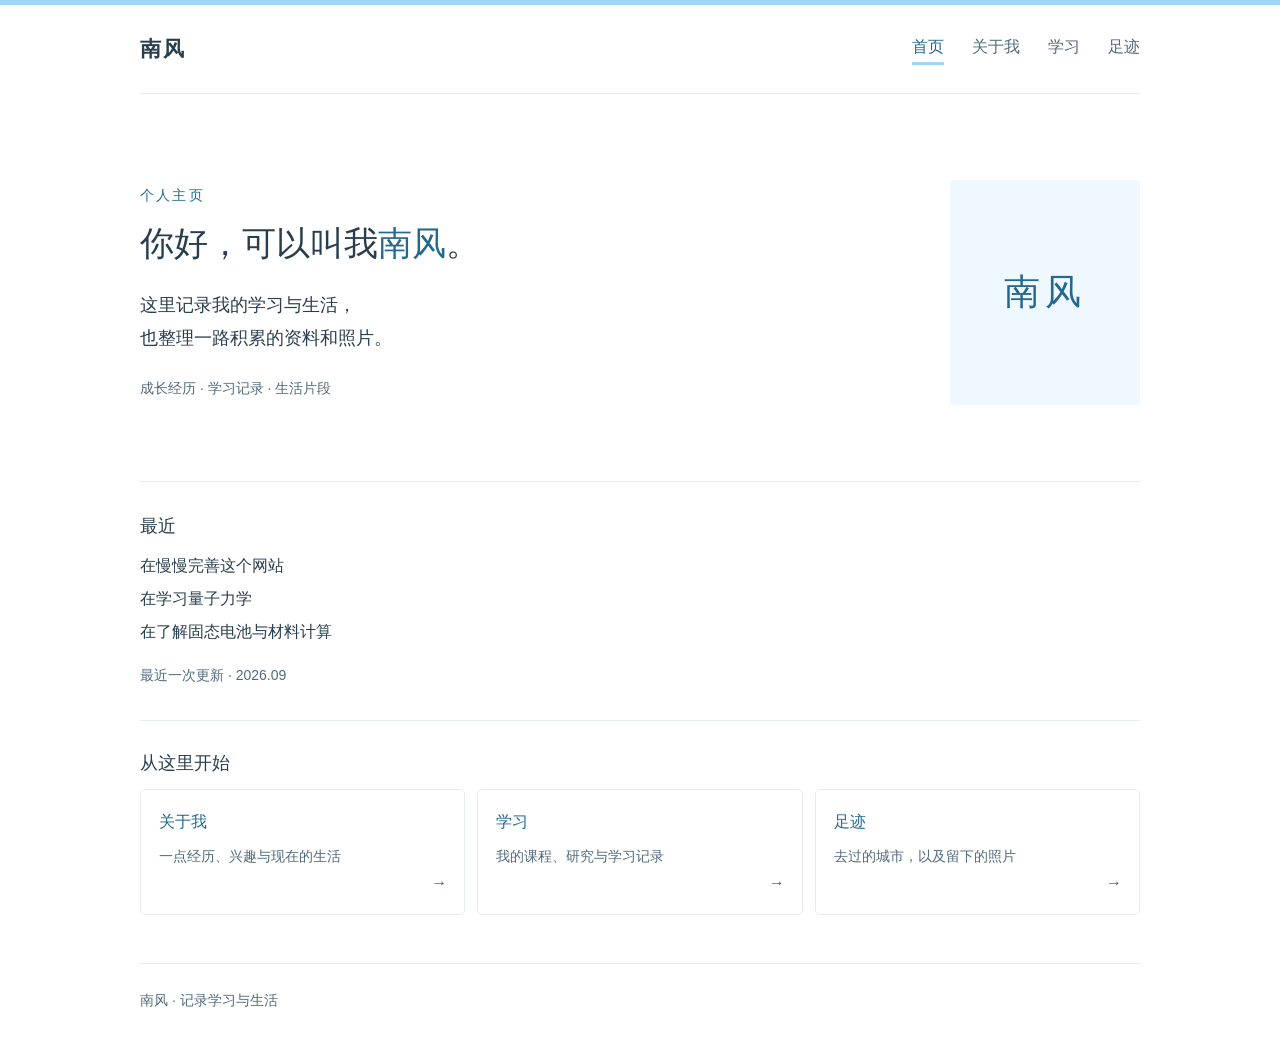
<file: index.html>
<!doctype html>
<html lang="zh-CN">
<head>
  <meta charset="UTF-8">
  <meta name="viewport" content="width=device-width, initial-scale=1">
  <title>南风 · 个人主页</title>
  <link rel="stylesheet" href="style.css">
</head>
<body>
  <header class="site-header">
    <a class="site-name" href="index.html">南风</a>
    <nav aria-label="主导航">
      <a href="index.html" aria-current="page">首页</a>
      <a href="about.html">关于我</a>
      <a href="learning.html">学习</a>
      <a href="travel.html">足迹</a>
    </nav>
  </header>
  <main>
    <section class="intro" aria-labelledby="intro-title">
      <div>
        <p class="eyebrow">个人主页</p>
        <h1 id="intro-title">你好，可以叫我<span class="name-blue">南风</span>。</h1>
        <p class="description">这里记录我的学习与生活，<br class="desktop-break">也整理一路积累的资料和照片。</p>
        <p class="interests">成长经历 · 学习记录 · 生活片段</p>
      </div>
      <div class="portrait" aria-label="暂用姓名代替头像">南风</div>
    </section>
    <section class="recent" aria-labelledby="recent-title">
      <h2 id="recent-title">最近</h2>
      <p>在慢慢完善这个网站</p>
      <p>在学习量子力学</p>
      <p>在了解固态电池与材料计算</p>
      <p class="recent-update">最近一次更新 · 2026.09</p>
    </section>
    <section class="note" aria-labelledby="note-title">
      <h2 id="note-title">从这里开始</h2>
      <div class="home-links">
        <a href="about.html"><strong>关于我</strong><span>一点经历、兴趣与现在的生活</span><b>→</b></a>
        <a href="learning.html"><strong>学习</strong><span>我的课程、研究与学习记录</span><b>→</b></a>
        <a href="travel.html"><strong>足迹</strong><span>去过的城市，以及留下的照片</span><b>→</b></a>
      </div>
    </section>
  </main>
  <footer>南风 · 记录学习与生活</footer>
</body>
</html>
</file>
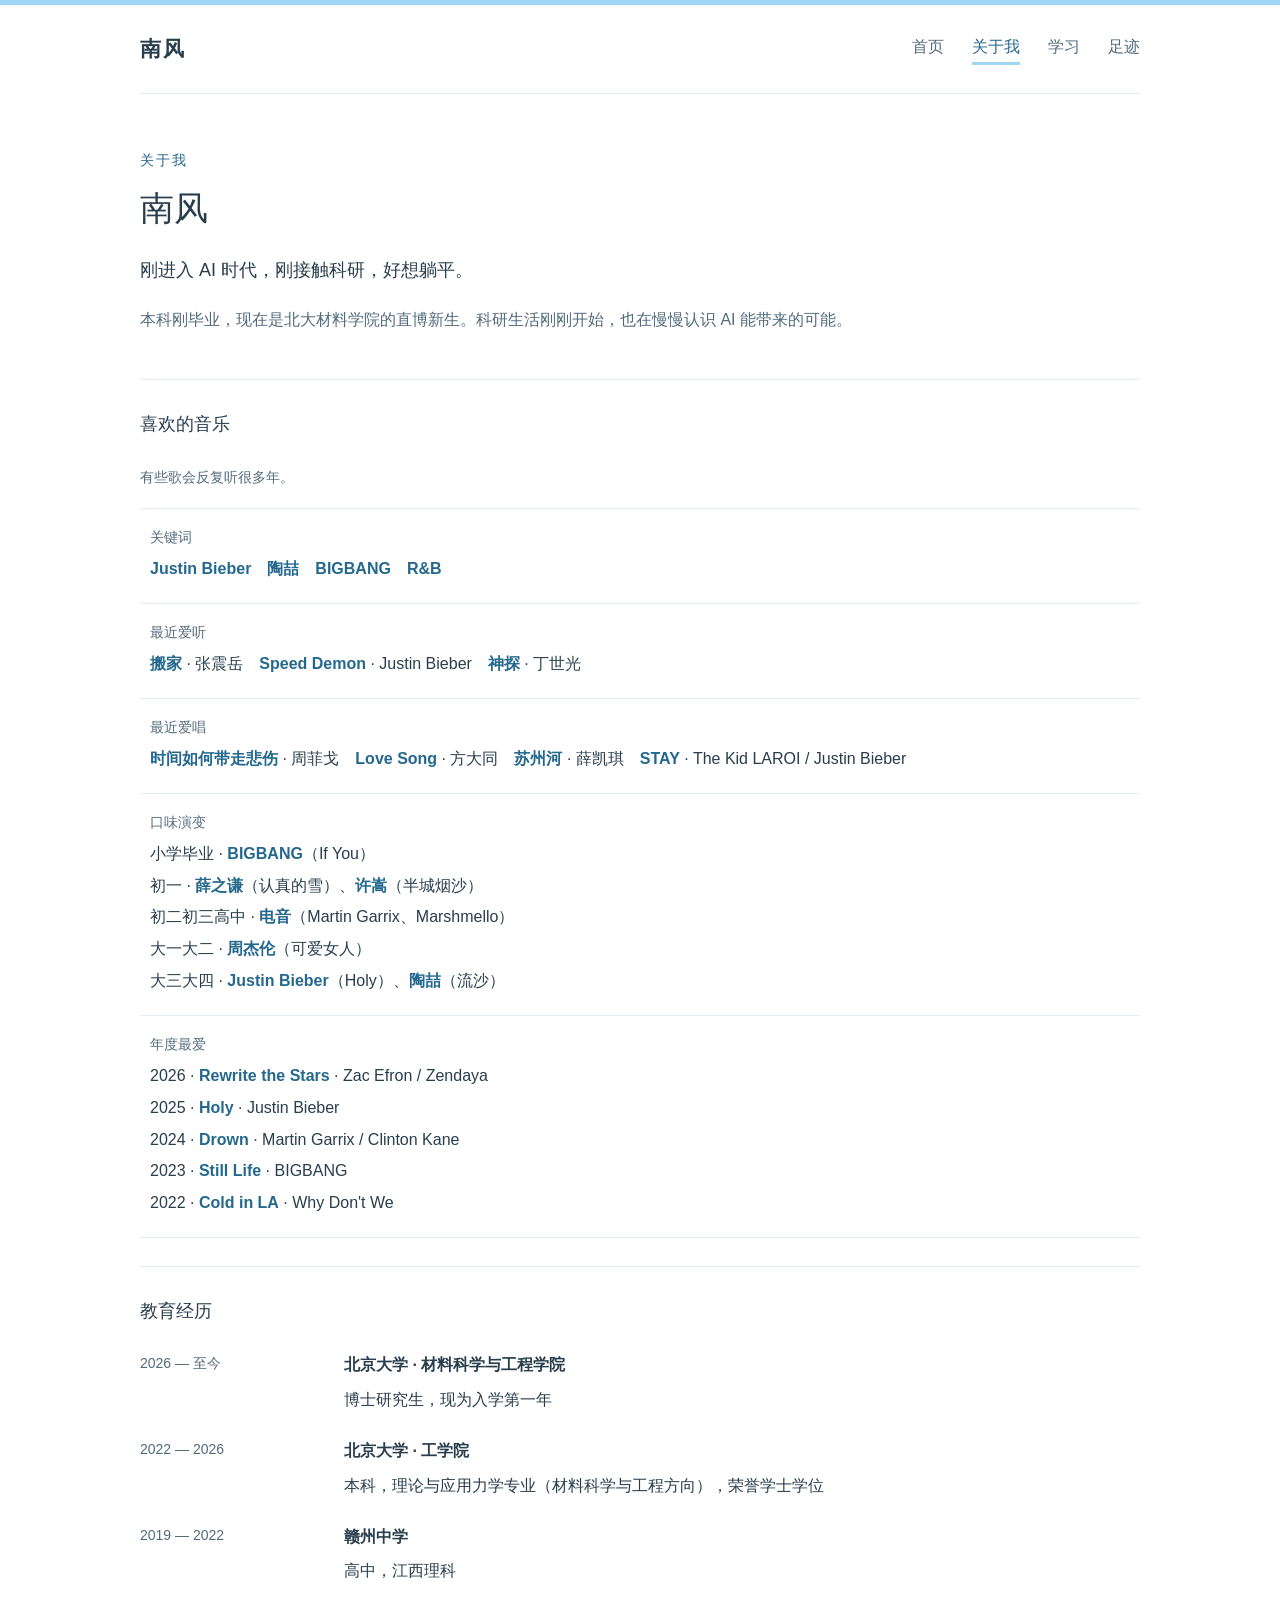
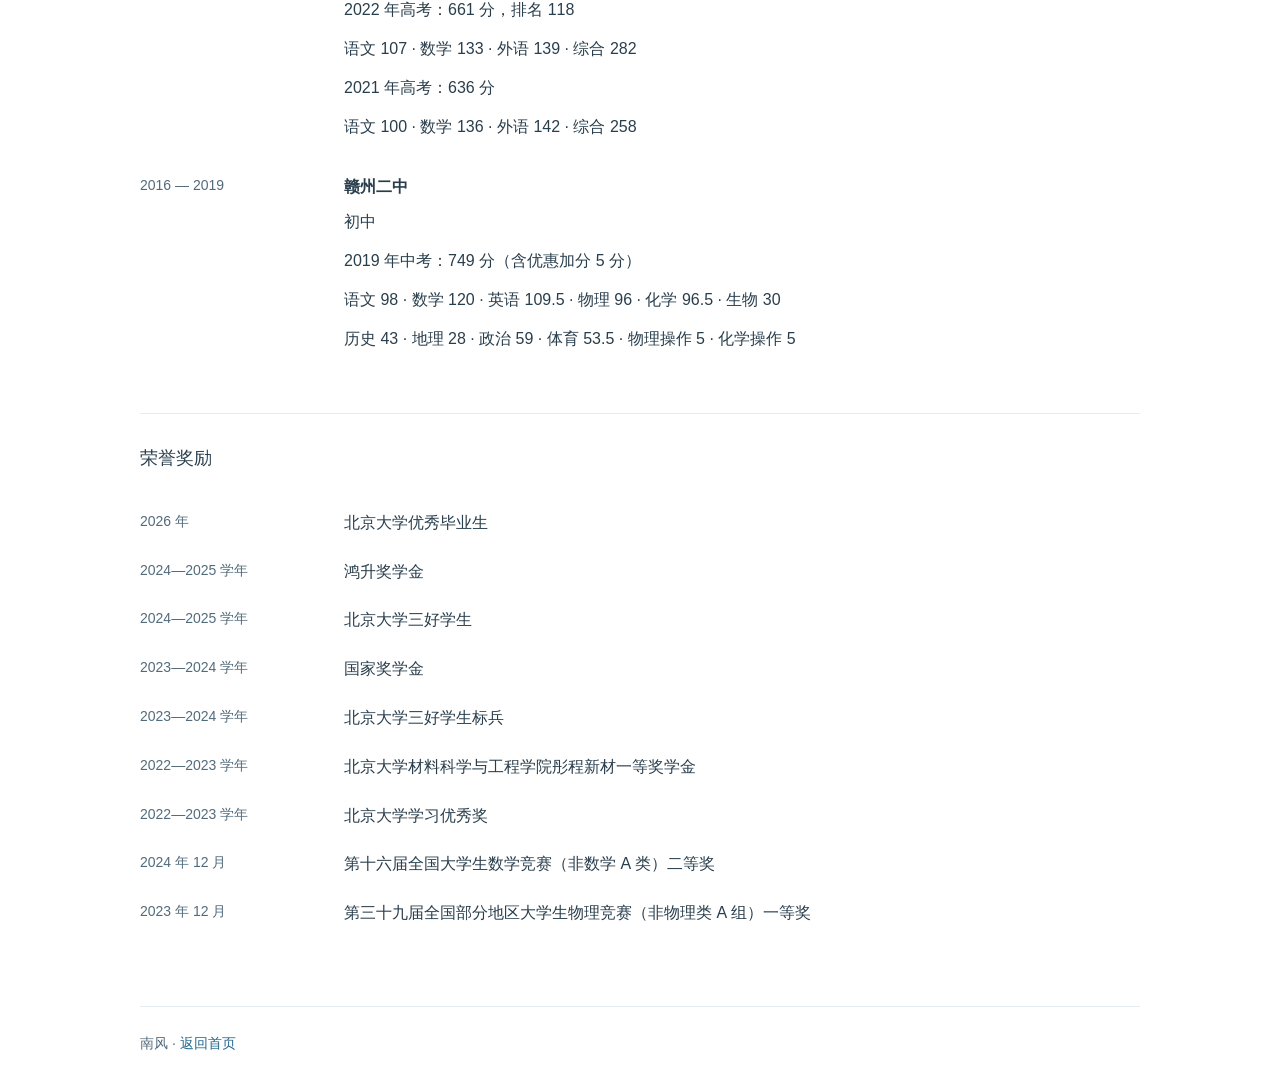
<file: about.html>
<!doctype html>
<html lang="zh-CN">
<head>
  <meta charset="UTF-8">
  <meta name="viewport" content="width=device-width, initial-scale=1">
  <title>关于我 · 南风</title>
  <link rel="stylesheet" href="style.css">
</head>
<body data-page="about">
  <header class="site-header">
    <a class="site-name" href="index.html">南风</a>
    <nav aria-label="主导航">
      <a href="index.html">首页</a>
      <a href="about.html" aria-current="page">关于我</a>
      <a href="learning.html">学习</a>
      <a href="travel.html">足迹</a>
    </nav>
  </header>
  <main class="about-page">
    <section class="about-intro" aria-labelledby="about-title">
      <p class="eyebrow">关于我</p>
      <h1 id="about-title">南风</h1>
      <p class="description">刚进入 AI 时代，刚接触科研，好想躺平。</p>
      <p class="bio">本科刚毕业，现在是北大材料学院的直博新生。科研生活刚刚开始，也在慢慢认识 AI 能带来的可能。</p>
    </section>
    <section class="profile-section" aria-labelledby="music-title">
      <h2 id="music-title">喜欢的音乐</h2>
      <p class="document-note">有些歌会反复听很多年。</p>
      <div class="music-list">
        <article class="music-entry">
          <h3>关键词</h3>
          <p><span class="music-emphasis">Justin Bieber</span>　<span class="music-emphasis">陶喆</span>　<span class="music-emphasis">BIGBANG</span>　<span class="music-emphasis">R&amp;B</span></p>
        </article>
        <article class="music-entry">
          <h3>最近爱听</h3>
          <p><span class="music-song">搬家</span> · 张震岳　<span class="music-song">Speed Demon</span> · Justin Bieber　<span class="music-song">神探</span> · 丁世光</p>
        </article>
        <article class="music-entry">
          <h3>最近爱唱</h3>
          <p><span class="music-song">时间如何带走悲伤</span> · 周菲戈　<span class="music-song">Love Song</span> · 方大同　<span class="music-song">苏州河</span> · 薛凯琪　<span class="music-song">STAY</span> · The Kid LAROI / Justin Bieber</p>
        </article>
        <article class="music-entry">
          <h3>口味演变</h3>
          <p>小学毕业 · <span class="music-emphasis">BIGBANG</span>（If You）</p>
          <p>初一 · <span class="music-emphasis">薛之谦</span>（认真的雪）、<span class="music-emphasis">许嵩</span>（半城烟沙）</p>
          <p>初二初三高中 · <span class="music-emphasis">电音</span>（Martin Garrix、Marshmello）</p>
          <p>大一大二 · <span class="music-emphasis">周杰伦</span>（可爱女人）</p>
          <p>大三大四 · <span class="music-emphasis">Justin Bieber</span>（Holy）、<span class="music-emphasis">陶喆</span>（流沙）</p>
        </article>
        <article class="music-entry">
          <h3>年度最爱</h3>
          <p>2026 · <span class="music-song">Rewrite the Stars</span> · Zac Efron / Zendaya</p>
          <p>2025 · <span class="music-song">Holy</span> · Justin Bieber</p>
          <p>2024 · <span class="music-song">Drown</span> · Martin Garrix / Clinton Kane</p>
          <p>2023 · <span class="music-song">Still Life</span> · BIGBANG</p>
          <p>2022 · <span class="music-song">Cold in LA</span> · Why Don&#39;t We</p>
        </article>
      </div>
    </section>
    <section class="profile-section" aria-labelledby="education-title">
      <h2 id="education-title">教育经历</h2>
      <div class="record">
        <p class="record-date">2026 — 至今</p>
        <div><h3>北京大学 · 材料科学与工程学院</h3><p>博士研究生，现为入学第一年</p></div>
      </div>
      <div class="record">
        <p class="record-date">2022 — 2026</p>
        <div><h3>北京大学 · 工学院</h3><p>本科，理论与应用力学专业（材料科学与工程方向），荣誉学士学位</p></div>
      </div>

      <div class="record">
        <p class="record-date">2019 — 2022</p>
        <div><h3>赣州中学</h3><p class="school-stage">高中，江西理科</p>
        <p>2022 年高考：661 分，排名 118</p>
        <p class="school-scores">语文 107 · 数学 133 · 外语 139 · 综合 282</p>
        <p>2021 年高考：636 分</p>
        <p class="school-scores">语文 100 · 数学 136 · 外语 142 · 综合 258</p></div>
      </div>
      <div class="record">
        <p class="record-date">2016 — 2019</p>
        <div><h3>赣州二中</h3><p class="school-stage">初中</p><p>2019 年中考：749 分（含优惠加分 5 分）</p>
        <p class="school-scores">语文 98 · 数学 120 · 英语 109.5 · 物理 96 · 化学 96.5 · 生物 30</p><p class="school-scores">历史 43 · 地理 28 · 政治 59 · 体育 53.5 · 物理操作 5 · 化学操作 5</p></div>
      </div>
    </section>
    <section class="profile-section" aria-labelledby="honors-title">
      <h2 id="honors-title">荣誉奖励</h2>
      <ul class="honors">
        <li><span class="honor-date">2026 年</span><span>北京大学优秀毕业生</span></li>
        <li><span class="honor-date">2024—2025 学年</span><span>鸿升奖学金</span></li>
        <li><span class="honor-date">2024—2025 学年</span><span>北京大学三好学生</span></li>
        <li><span class="honor-date">2023—2024 学年</span><span>国家奖学金</span></li>
        <li><span class="honor-date">2023—2024 学年</span><span>北京大学三好学生标兵</span></li>
        <li><span class="honor-date">2022—2023 学年</span><span>北京大学材料科学与工程学院彤程新材一等奖学金</span></li>
        <li><span class="honor-date">2022—2023 学年</span><span>北京大学学习优秀奖</span></li>
        <li><span class="honor-date">2024 年 12 月</span><span>第十六届全国大学生数学竞赛（非数学 A 类）二等奖</span></li>
        <li><span class="honor-date">2023 年 12 月</span><span>第三十九届全国部分地区大学生物理竞赛（非物理类 A 组）一等奖</span></li>
      </ul>
    </section>

<dialog id="city-album" aria-labelledby="album-title"><div class="album-toolbar"><h2 id="album-title"></h2><button type="button" id="close-album" aria-label="关闭相册">关闭</button></div><div id="album-grid" class="album-grid"></div><p id="album-empty">这里还没有照片，等下一次整理时，把旅行的记忆放进来。</p></dialog>
<dialog id="photo-viewer" aria-label="照片大图"><div class="album-toolbar"><button type="button" id="back-album">返回相册</button><span id="photo-count"></span></div><img id="full-photo" alt=""><p id="photo-caption"></p><div class="photo-controls"><button type="button" id="prev-photo">上一张</button><button type="button" id="next-photo">下一张</button></div></dialog>
  </main>
  <footer>南风 · <a href="index.html">返回首页</a></footer>
</body>
</html>
</file>
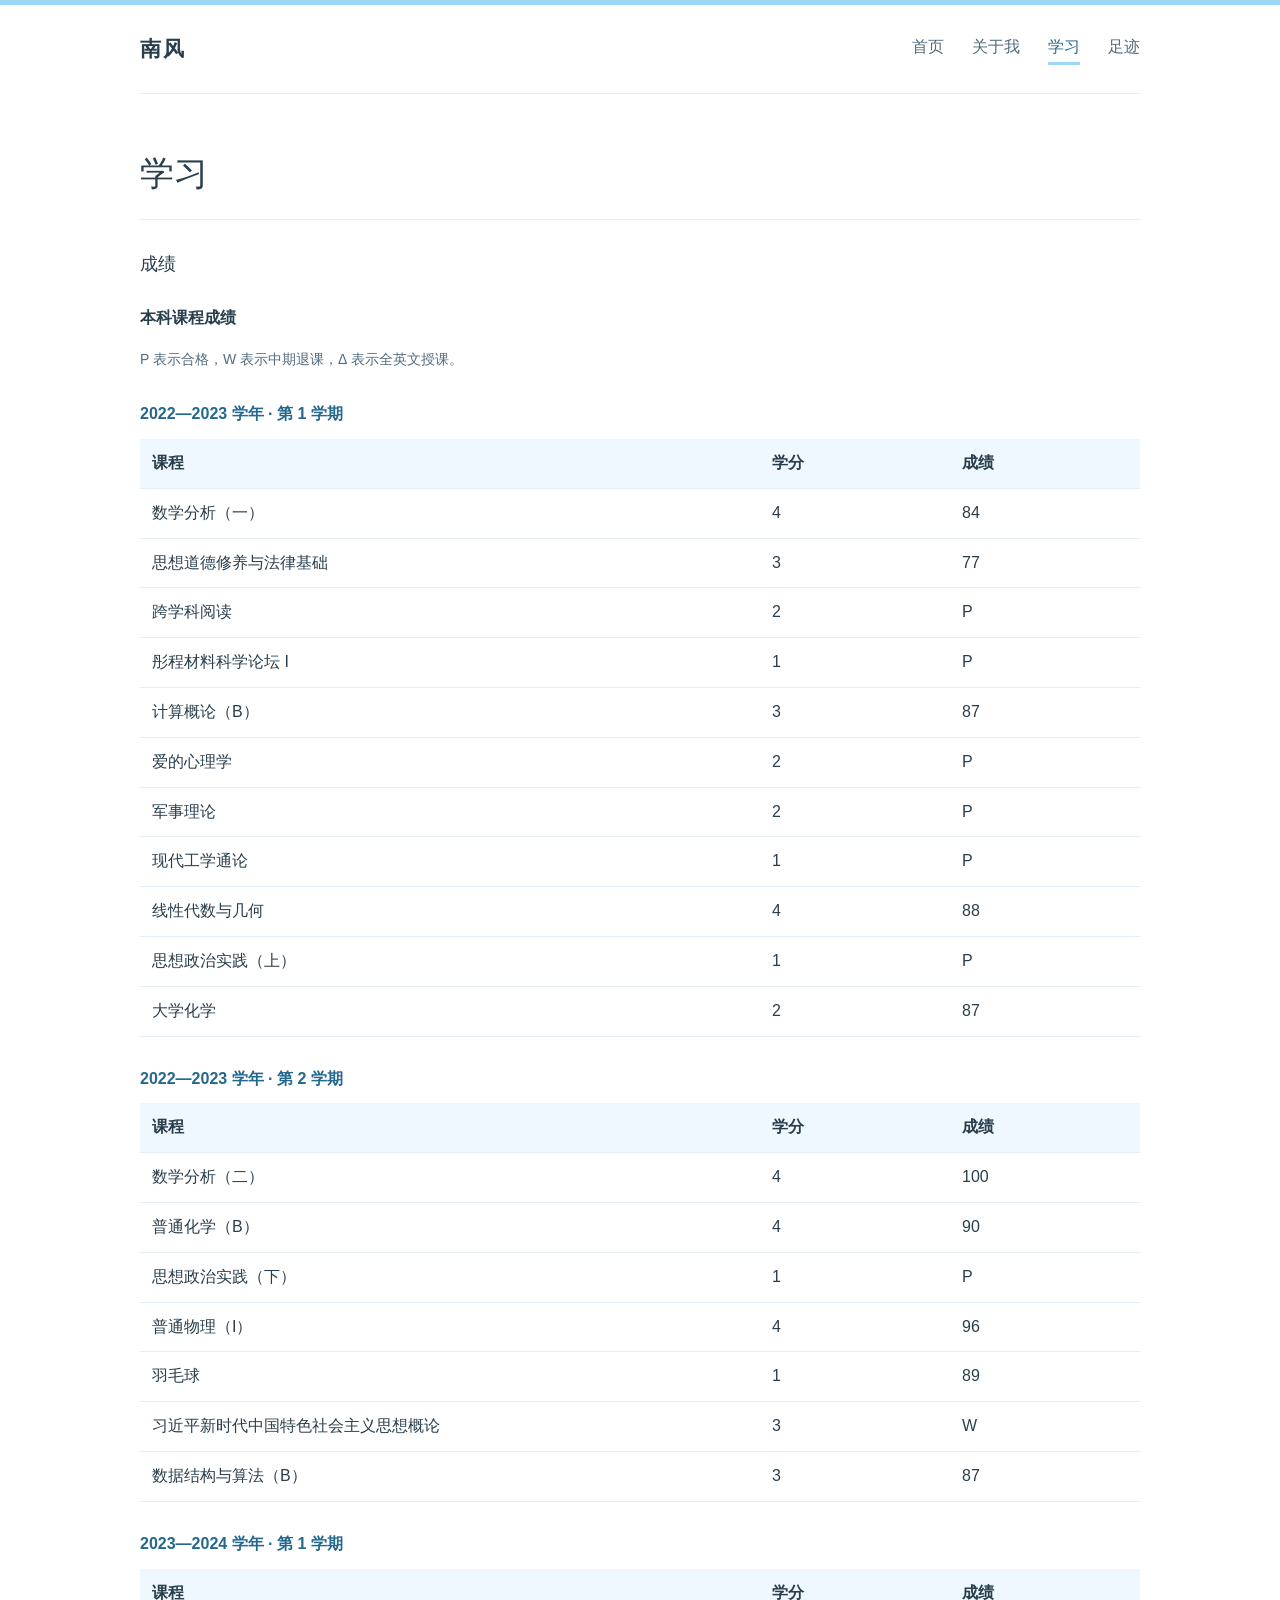
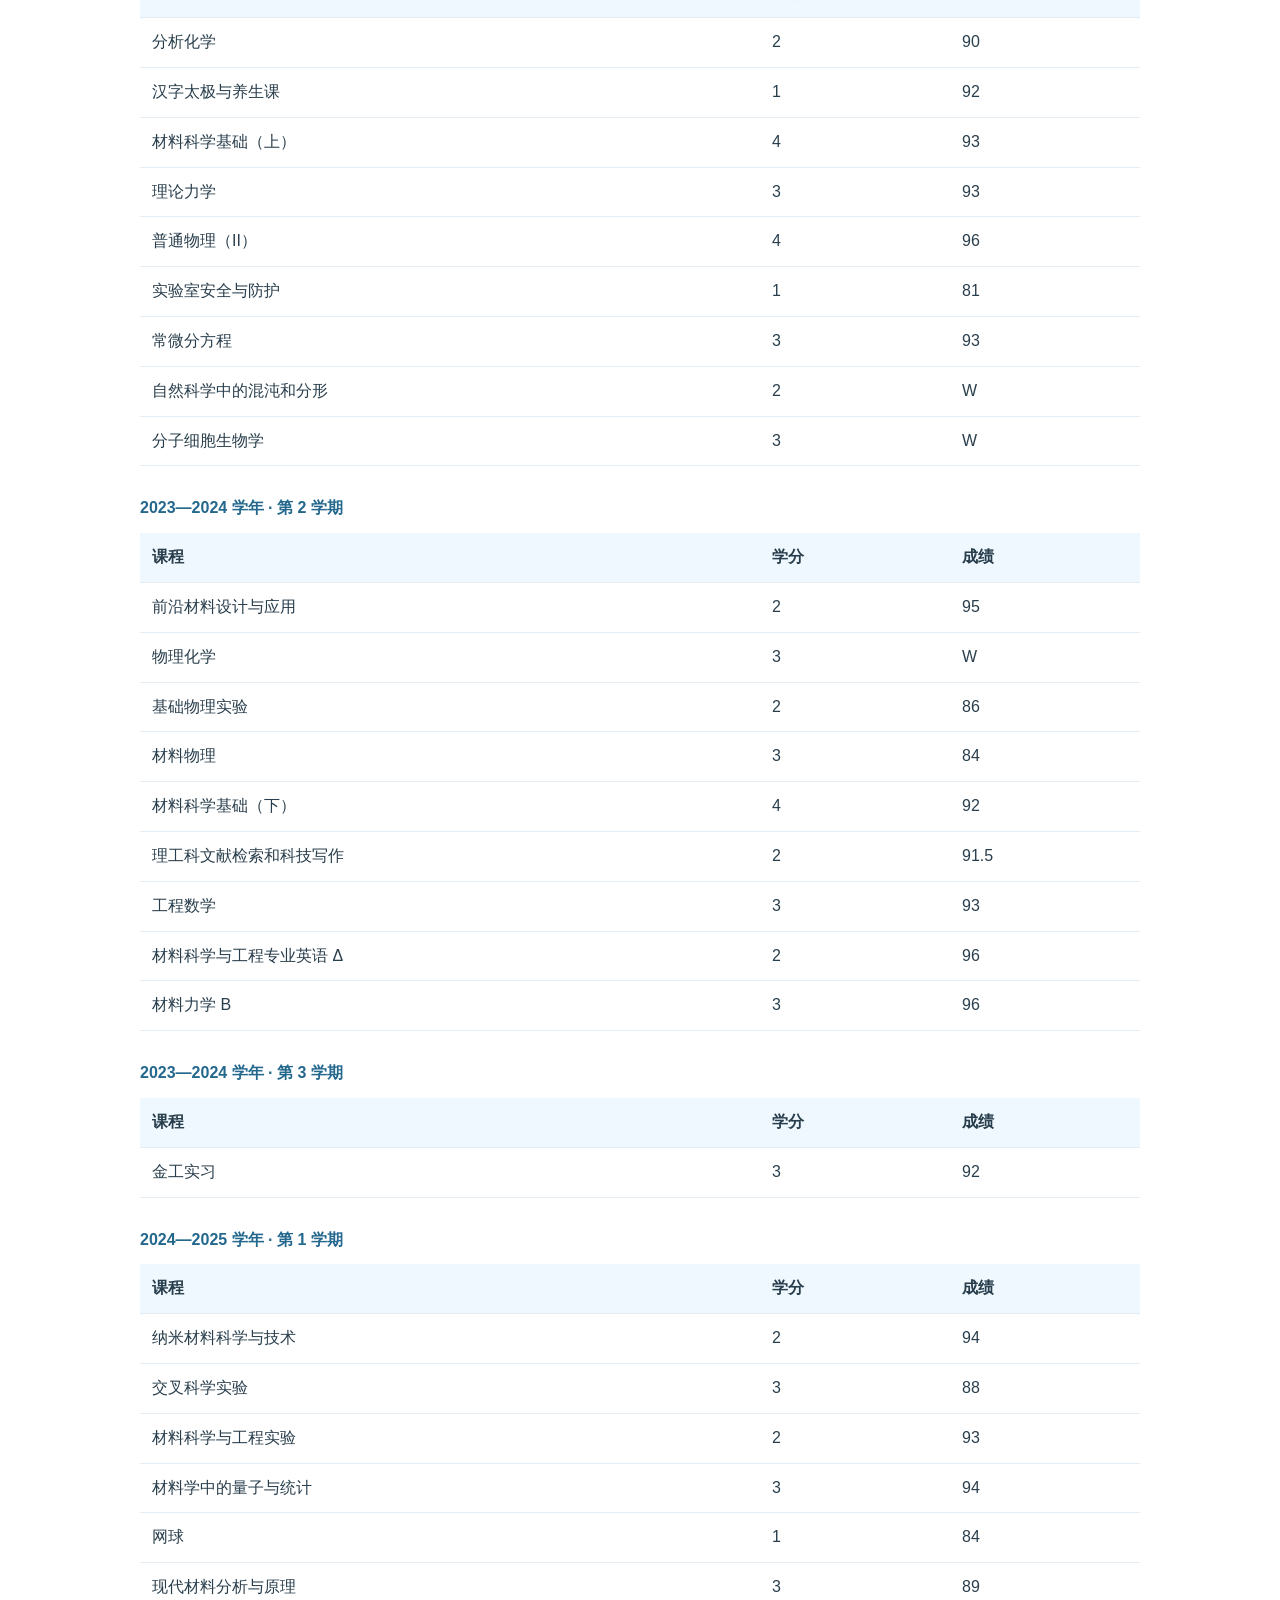
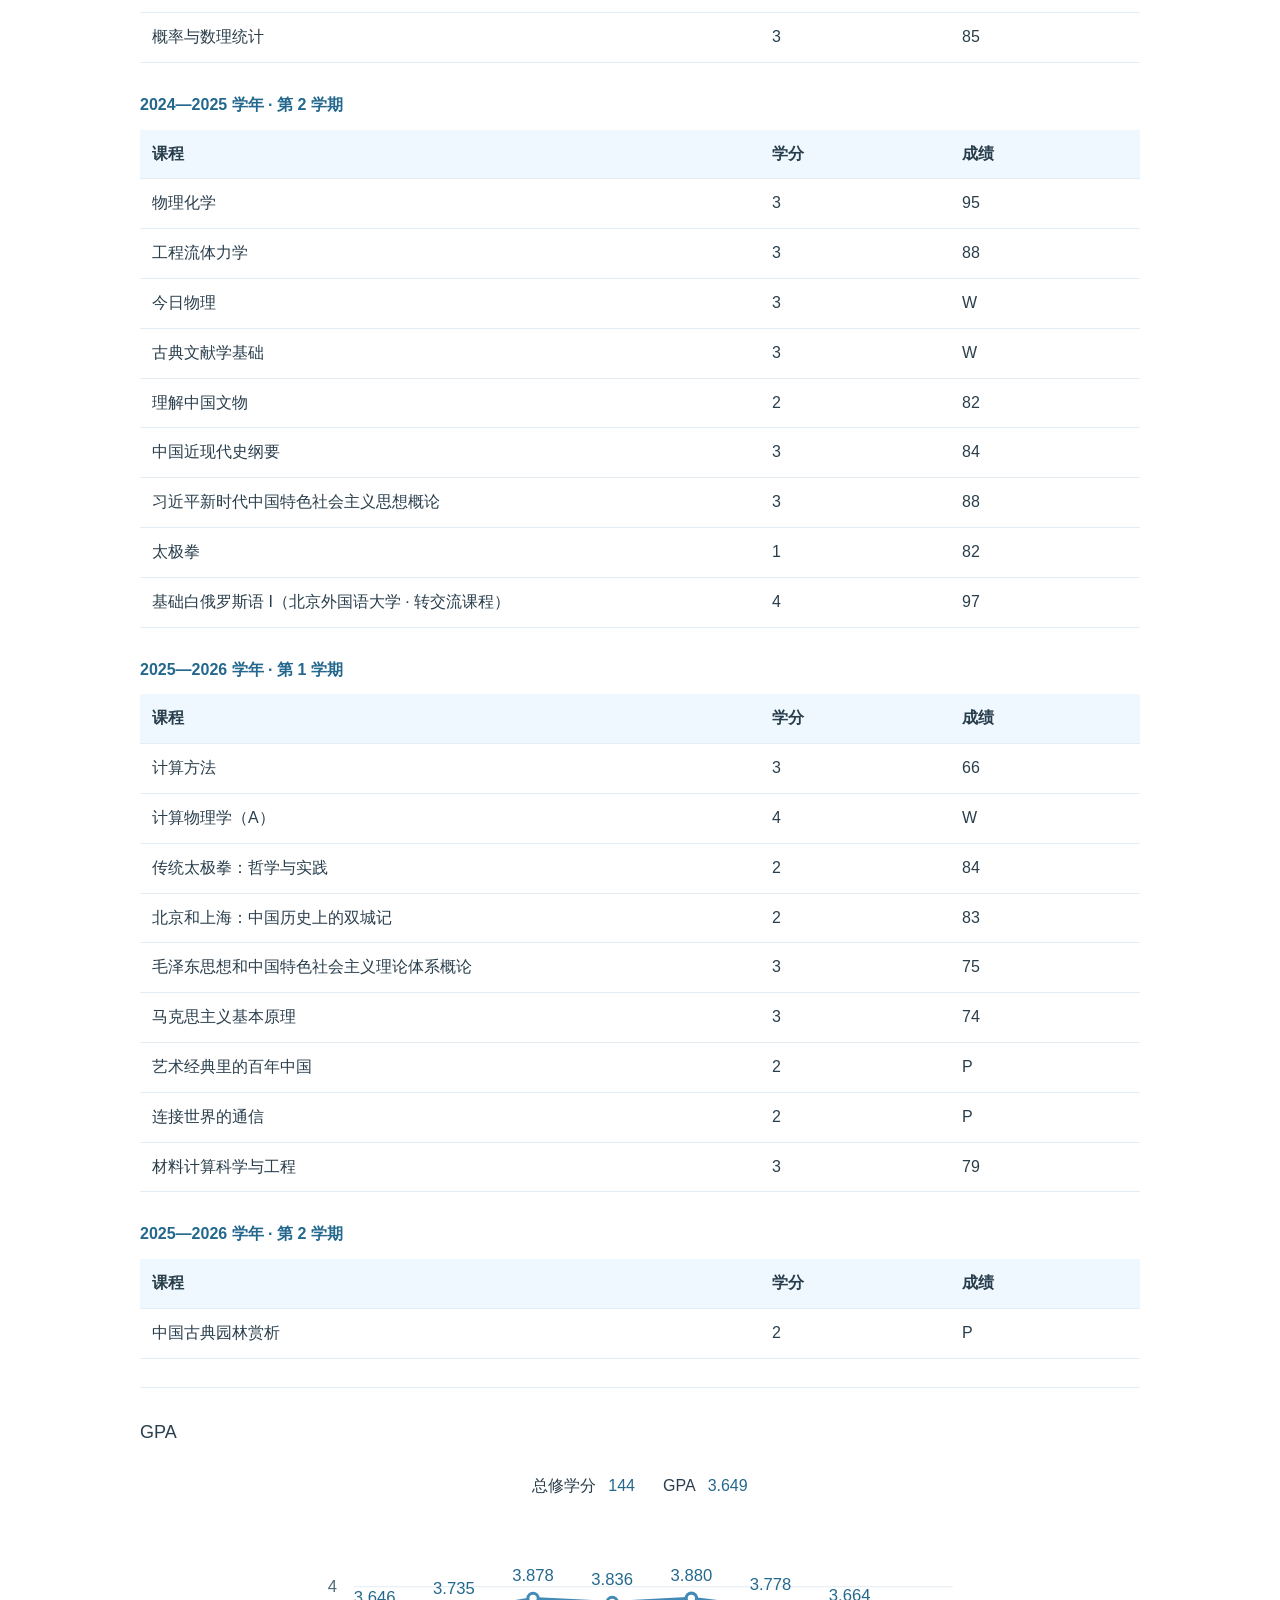
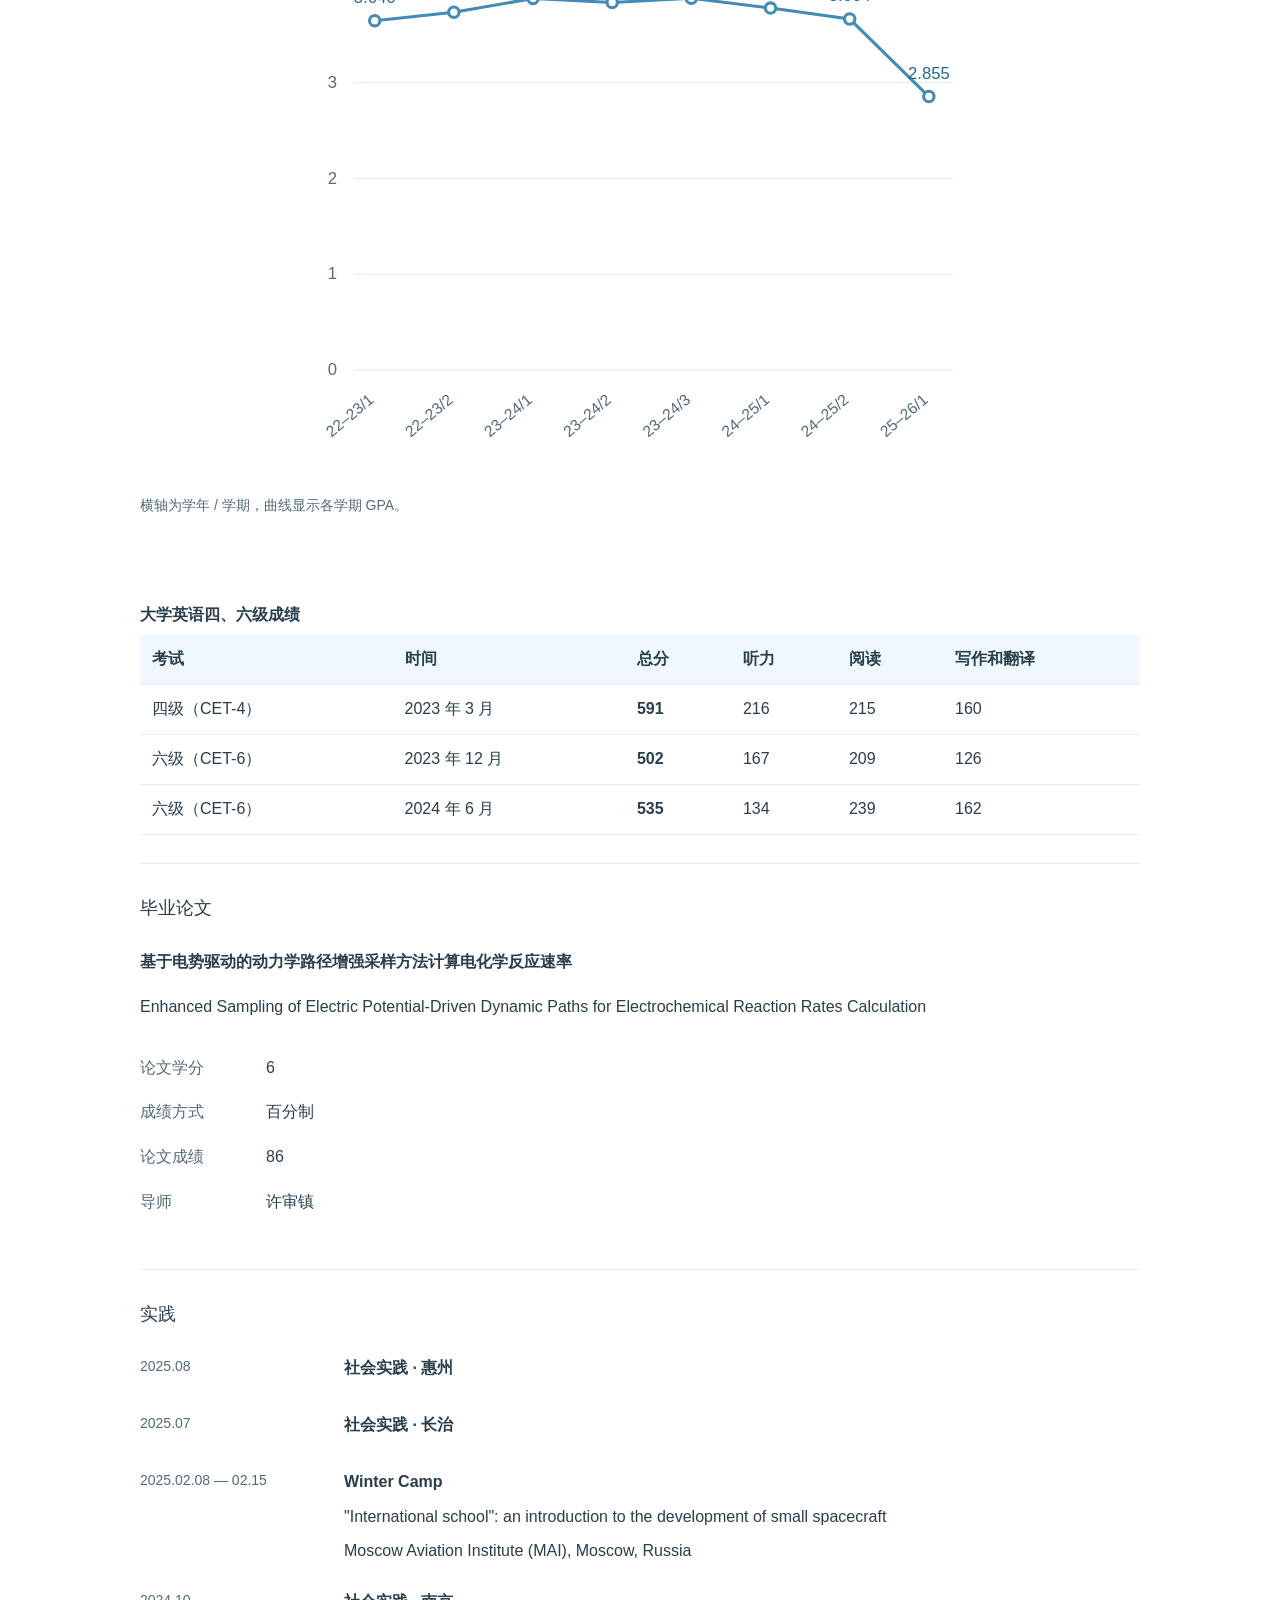
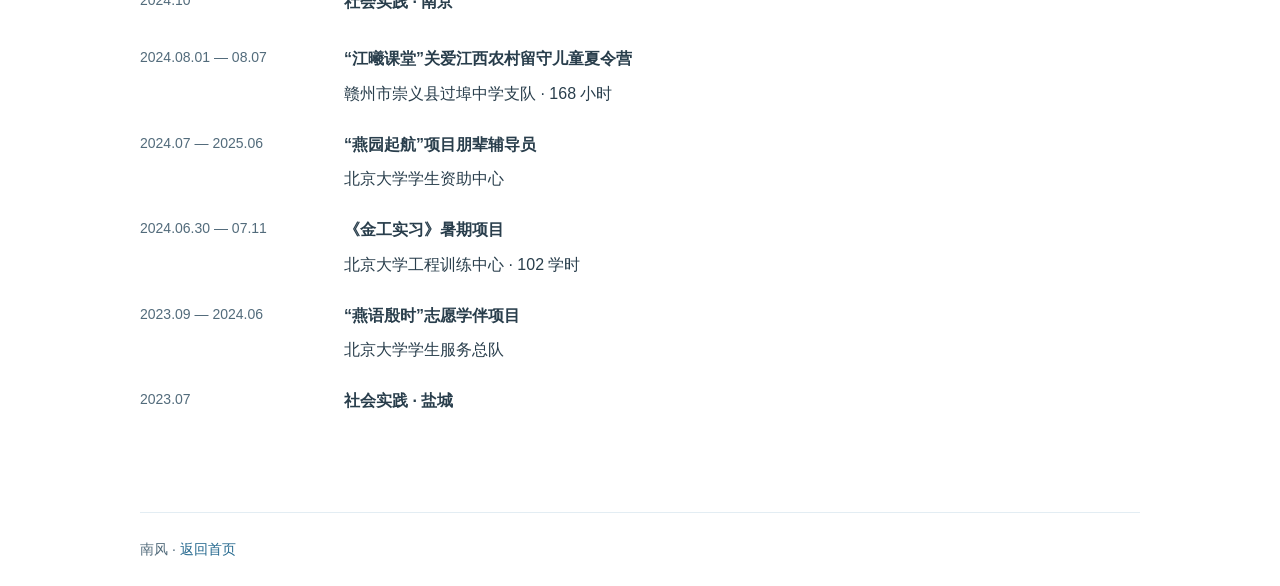
<file: learning.html>
<!doctype html>
<html lang="zh-CN">
<head>
  <meta charset="UTF-8">
  <meta name="viewport" content="width=device-width, initial-scale=1">
  <title>学习 · 南风</title>
  <link rel="stylesheet" href="style.css">
</head>
<body>
  <header class="site-header">
    <a class="site-name" href="index.html">南风</a>
    <nav aria-label="主导航">
      <a href="index.html">首页</a>
      <a href="about.html">关于我</a>
      <a href="learning.html" aria-current="page">学习</a>
      <a href="travel.html">足迹</a>
    </nav>
  </header>
  <main class="about-page">
    <h1>学习</h1>
<section id="gpa-section" class="profile-section" aria-labelledby="gpa-title">
<h2 id="gpa-title">GPA</h2>
<p class="gpa-summary"><span class="gpa-metric">总修学分 <strong>144</strong></span><span class="gpa-metric">GPA <strong>3.649</strong></span></p>
<div class="table-scroll" role="region" aria-label="学期 GPA 曲线，可横向滚动" tabindex="0"><div class="gpa-chart"><svg xmlns="http://www.w3.org/2000/svg" viewBox="0 0 640 540" role="img" aria-labelledby="chart-title chart-desc"><title id="chart-title">各学期 GPA 曲线</title><desc id="chart-desc">22–23/1：3.646；22–23/2：3.735；23–24/1：3.878；23–24/2：3.836；23–24/3：3.880；24–25/1：3.778；24–25/2：3.664；25–26/1：2.855</desc><line x1="45" y1="435" x2="620" y2="435" stroke="#e3edf3"/><text x="20" y="440" font-size="16" fill="#526b7b">0</text><line x1="45" y1="343" x2="620" y2="343" stroke="#e3edf3"/><text x="20" y="348" font-size="16" fill="#526b7b">1</text><line x1="45" y1="251" x2="620" y2="251" stroke="#e3edf3"/><text x="20" y="256" font-size="16" fill="#526b7b">2</text><line x1="45" y1="159" x2="620" y2="159" stroke="#e3edf3"/><text x="20" y="164" font-size="16" fill="#526b7b">3</text><line x1="45" y1="67" x2="620" y2="67" stroke="#e3edf3"/><text x="20" y="72" font-size="16" fill="#526b7b">4</text><polyline points="65,99.568 141,91.380 217,78.224 293,82.088 369,78.040 445,87.424 521,97.912 597,172.340" fill="none" stroke="#438bb7" stroke-width="3"/><circle cx="65" cy="99.568" r="5" fill="white" stroke="#438bb7" stroke-width="3"/><text x="65" y="82.568" text-anchor="middle" font-size="16" fill="#24688e">3.646</text><text transform="translate(65,465) rotate(-40)" text-anchor="end" font-size="15" fill="#526b7b">22–23/1</text><circle cx="141" cy="91.380" r="5" fill="white" stroke="#438bb7" stroke-width="3"/><text x="141" y="74.380" text-anchor="middle" font-size="16" fill="#24688e">3.735</text><text transform="translate(141,465) rotate(-40)" text-anchor="end" font-size="15" fill="#526b7b">22–23/2</text><circle cx="217" cy="78.224" r="5" fill="white" stroke="#438bb7" stroke-width="3"/><text x="217" y="61.224" text-anchor="middle" font-size="16" fill="#24688e">3.878</text><text transform="translate(217,465) rotate(-40)" text-anchor="end" font-size="15" fill="#526b7b">23–24/1</text><circle cx="293" cy="82.088" r="5" fill="white" stroke="#438bb7" stroke-width="3"/><text x="293" y="65.088" text-anchor="middle" font-size="16" fill="#24688e">3.836</text><text transform="translate(293,465) rotate(-40)" text-anchor="end" font-size="15" fill="#526b7b">23–24/2</text><circle cx="369" cy="78.040" r="5" fill="white" stroke="#438bb7" stroke-width="3"/><text x="369" y="61.040" text-anchor="middle" font-size="16" fill="#24688e">3.880</text><text transform="translate(369,465) rotate(-40)" text-anchor="end" font-size="15" fill="#526b7b">23–24/3</text><circle cx="445" cy="87.424" r="5" fill="white" stroke="#438bb7" stroke-width="3"/><text x="445" y="70.424" text-anchor="middle" font-size="16" fill="#24688e">3.778</text><text transform="translate(445,465) rotate(-40)" text-anchor="end" font-size="15" fill="#526b7b">24–25/1</text><circle cx="521" cy="97.912" r="5" fill="white" stroke="#438bb7" stroke-width="3"/><text x="521" y="80.912" text-anchor="middle" font-size="16" fill="#24688e">3.664</text><text transform="translate(521,465) rotate(-40)" text-anchor="end" font-size="15" fill="#526b7b">24–25/2</text><circle cx="597" cy="172.340" r="5" fill="white" stroke="#438bb7" stroke-width="3"/><text x="597" y="155.340" text-anchor="middle" font-size="16" fill="#24688e">2.855</text><text transform="translate(597,465) rotate(-40)" text-anchor="end" font-size="15" fill="#526b7b">25–26/1</text></svg></div></div>
<p class="document-note">横轴为学年 / 学期，曲线显示各学期 GPA。</p>
</section>
    <section class="profile-section" aria-labelledby="grades-title">
      <h2 id="grades-title">成绩</h2>
      <h3>本科课程成绩</h3>
      <p class="document-note">P 表示合格，W 表示中期退课，Δ 表示全英文授课。</p>
<div class="grade-group"><table class="grade-table"><caption>2022—2023 学年 · 第 1 学期</caption><thead><tr><th scope="col">课程</th><th scope="col">学分</th><th scope="col">成绩</th></tr></thead><tbody><tr><th scope="row">数学分析（一）</th><td>4</td><td>84</td></tr><tr><th scope="row">思想道德修养与法律基础</th><td>3</td><td>77</td></tr><tr><th scope="row">跨学科阅读</th><td>2</td><td>P</td></tr><tr><th scope="row">彤程材料科学论坛 I</th><td>1</td><td>P</td></tr><tr><th scope="row">计算概论（B）</th><td>3</td><td>87</td></tr><tr><th scope="row">爱的心理学</th><td>2</td><td>P</td></tr><tr><th scope="row">军事理论</th><td>2</td><td>P</td></tr><tr><th scope="row">现代工学通论</th><td>1</td><td>P</td></tr><tr><th scope="row">线性代数与几何</th><td>4</td><td>88</td></tr><tr><th scope="row">思想政治实践（上）</th><td>1</td><td>P</td></tr><tr><th scope="row">大学化学</th><td>2</td><td>87</td></tr></tbody></table></div>
<div class="grade-group"><table class="grade-table"><caption>2022—2023 学年 · 第 2 学期</caption><thead><tr><th scope="col">课程</th><th scope="col">学分</th><th scope="col">成绩</th></tr></thead><tbody><tr><th scope="row">数学分析（二）</th><td>4</td><td>100</td></tr><tr><th scope="row">普通化学（B）</th><td>4</td><td>90</td></tr><tr><th scope="row">思想政治实践（下）</th><td>1</td><td>P</td></tr><tr><th scope="row">普通物理（I）</th><td>4</td><td>96</td></tr><tr><th scope="row">羽毛球</th><td>1</td><td>89</td></tr><tr><th scope="row">习近平新时代中国特色社会主义思想概论</th><td>3</td><td>W</td></tr><tr><th scope="row">数据结构与算法（B）</th><td>3</td><td>87</td></tr></tbody></table></div>
<div class="grade-group"><table class="grade-table"><caption>2023—2024 学年 · 第 1 学期</caption><thead><tr><th scope="col">课程</th><th scope="col">学分</th><th scope="col">成绩</th></tr></thead><tbody><tr><th scope="row">分析化学</th><td>2</td><td>90</td></tr><tr><th scope="row">汉字太极与养生课</th><td>1</td><td>92</td></tr><tr><th scope="row">材料科学基础（上）</th><td>4</td><td>93</td></tr><tr><th scope="row">理论力学</th><td>3</td><td>93</td></tr><tr><th scope="row">普通物理（II）</th><td>4</td><td>96</td></tr><tr><th scope="row">实验室安全与防护</th><td>1</td><td>81</td></tr><tr><th scope="row">常微分方程</th><td>3</td><td>93</td></tr><tr><th scope="row">自然科学中的混沌和分形</th><td>2</td><td>W</td></tr><tr><th scope="row">分子细胞生物学</th><td>3</td><td>W</td></tr></tbody></table></div>
<div class="grade-group"><table class="grade-table"><caption>2023—2024 学年 · 第 2 学期</caption><thead><tr><th scope="col">课程</th><th scope="col">学分</th><th scope="col">成绩</th></tr></thead><tbody><tr><th scope="row">前沿材料设计与应用</th><td>2</td><td>95</td></tr><tr><th scope="row">物理化学</th><td>3</td><td>W</td></tr><tr><th scope="row">基础物理实验</th><td>2</td><td>86</td></tr><tr><th scope="row">材料物理</th><td>3</td><td>84</td></tr><tr><th scope="row">材料科学基础（下）</th><td>4</td><td>92</td></tr><tr><th scope="row">理工科文献检索和科技写作</th><td>2</td><td>91.5</td></tr><tr><th scope="row">工程数学</th><td>3</td><td>93</td></tr><tr><th scope="row">材料科学与工程专业英语 Δ</th><td>2</td><td>96</td></tr><tr><th scope="row">材料力学 B</th><td>3</td><td>96</td></tr></tbody></table></div>
<div class="grade-group"><table class="grade-table"><caption>2023—2024 学年 · 第 3 学期</caption><thead><tr><th scope="col">课程</th><th scope="col">学分</th><th scope="col">成绩</th></tr></thead><tbody><tr><th scope="row">金工实习</th><td>3</td><td>92</td></tr></tbody></table></div>
<div class="grade-group"><table class="grade-table"><caption>2024—2025 学年 · 第 1 学期</caption><thead><tr><th scope="col">课程</th><th scope="col">学分</th><th scope="col">成绩</th></tr></thead><tbody><tr><th scope="row">纳米材料科学与技术</th><td>2</td><td>94</td></tr><tr><th scope="row">交叉科学实验</th><td>3</td><td>88</td></tr><tr><th scope="row">材料科学与工程实验</th><td>2</td><td>93</td></tr><tr><th scope="row">材料学中的量子与统计</th><td>3</td><td>94</td></tr><tr><th scope="row">网球</th><td>1</td><td>84</td></tr><tr><th scope="row">现代材料分析与原理</th><td>3</td><td>89</td></tr><tr><th scope="row">概率与数理统计</th><td>3</td><td>85</td></tr></tbody></table></div>
<div class="grade-group"><table class="grade-table"><caption>2024—2025 学年 · 第 2 学期</caption><thead><tr><th scope="col">课程</th><th scope="col">学分</th><th scope="col">成绩</th></tr></thead><tbody><tr><th scope="row">物理化学</th><td>3</td><td>95</td></tr><tr><th scope="row">工程流体力学</th><td>3</td><td>88</td></tr><tr><th scope="row">今日物理</th><td>3</td><td>W</td></tr><tr><th scope="row">古典文献学基础</th><td>3</td><td>W</td></tr><tr><th scope="row">理解中国文物</th><td>2</td><td>82</td></tr><tr><th scope="row">中国近现代史纲要</th><td>3</td><td>84</td></tr><tr><th scope="row">习近平新时代中国特色社会主义思想概论</th><td>3</td><td>88</td></tr><tr><th scope="row">太极拳</th><td>1</td><td>82</td></tr><tr><th scope="row">基础白俄罗斯语 I（北京外国语大学 · 转交流课程）</th><td>4</td><td>97</td></tr></tbody></table></div>
<div class="grade-group"><table class="grade-table"><caption>2025—2026 学年 · 第 1 学期</caption><thead><tr><th scope="col">课程</th><th scope="col">学分</th><th scope="col">成绩</th></tr></thead><tbody><tr><th scope="row">计算方法</th><td>3</td><td>66</td></tr><tr><th scope="row">计算物理学（A）</th><td>4</td><td>W</td></tr><tr><th scope="row">传统太极拳：哲学与实践</th><td>2</td><td>84</td></tr><tr><th scope="row">北京和上海：中国历史上的双城记</th><td>2</td><td>83</td></tr><tr><th scope="row">毛泽东思想和中国特色社会主义理论体系概论</th><td>3</td><td>75</td></tr><tr><th scope="row">马克思主义基本原理</th><td>3</td><td>74</td></tr><tr><th scope="row">艺术经典里的百年中国</th><td>2</td><td>P</td></tr><tr><th scope="row">连接世界的通信</th><td>2</td><td>P</td></tr><tr><th scope="row">材料计算科学与工程</th><td>3</td><td>79</td></tr></tbody></table></div>
<div class="grade-group"><table class="grade-table"><caption>2025—2026 学年 · 第 2 学期</caption><thead><tr><th scope="col">课程</th><th scope="col">学分</th><th scope="col">成绩</th></tr></thead><tbody><tr><th scope="row">中国古典园林赏析</th><td>2</td><td>P</td></tr></tbody></table></div>
<h3 class="exam-heading">大学英语四、六级成绩</h3>
<div class="table-scroll" role="region" aria-label="四六级成绩表，可横向滚动" tabindex="0"><table class="grade-table exam-table"><thead><tr><th scope="col">考试</th><th scope="col">时间</th><th scope="col">总分</th><th scope="col">听力</th><th scope="col">阅读</th><th scope="col">写作和翻译</th></tr></thead><tbody><tr><th scope="row">四级（CET-4）</th><td>2023 年 3 月</td><td><strong>591</strong></td><td>216</td><td>215</td><td>160</td></tr><tr><th scope="row">六级（CET-6）</th><td>2023 年 12 月</td><td><strong>502</strong></td><td>167</td><td>209</td><td>126</td></tr><tr><th scope="row">六级（CET-6）</th><td>2024 年 6 月</td><td><strong>535</strong></td><td>134</td><td>239</td><td>162</td></tr></tbody></table></div>
<script>document.querySelector('.exam-heading').before(document.querySelector('#gpa-section'));</script>
    </section>
<section class="profile-section" aria-labelledby="thesis-title">
<h2 id="thesis-title">毕业论文</h2>
<h3>基于电势驱动的动力学路径增强采样方法计算电化学反应速率</h3>
<p lang="en">Enhanced Sampling of Electric Potential-Driven Dynamic Paths for Electrochemical Reaction Rates Calculation</p>
<dl class="thesis-details"><div><dt>论文学分</dt><dd>6</dd></div><div><dt>成绩方式</dt><dd>百分制</dd></div><div><dt>论文成绩</dt><dd>86</dd></div><div><dt>导师</dt><dd>许审镇</dd></div></dl>
</section>
    <section class="profile-section" aria-labelledby="practice-title">
<h2 id="practice-title">实践</h2>
<article class="record"><p class="record-date">2025.08</p><div><h3>社会实践 · 惠州</h3></div></article>
<article class="record"><p class="record-date">2025.07</p><div><h3>社会实践 · 长治</h3></div></article>
<article class="record"><p class="record-date">2025.02.08 — 02.15</p><div class="winter-camp"><h3>Winter Camp</h3><p>"International school": an introduction to the development of small spacecraft</p><p>Moscow Aviation Institute (MAI), Moscow, Russia</p></div></article>
<article class="record"><p class="record-date">2024.10</p><div><h3>社会实践 · 南京</h3></div></article>
<article class="record"><p class="record-date">2024.08.01 — 08.07</p><div><h3>“江曦课堂”关爱江西农村留守儿童夏令营</h3><p>赣州市崇义县过埠中学支队 · 168 小时</p></div></article>
<article class="record"><p class="record-date">2024.07 — 2025.06</p><div><h3>“燕园起航”项目朋辈辅导员</h3><p>北京大学学生资助中心</p></div></article>
<article class="record"><p class="record-date">2024.06.30 — 07.11</p><div><h3>《金工实习》暑期项目</h3><p>北京大学工程训练中心 · 102 学时</p></div></article>
<article class="record"><p class="record-date">2023.09 — 2024.06</p><div><h3>“燕语殷时”志愿学伴项目</h3><p>北京大学学生服务总队</p></div></article>
<article class="record"><p class="record-date">2023.07</p><div><h3>社会实践 · 盐城</h3></div></article>
</section>

  </main>
  <footer>南风 · <a href="index.html">返回首页</a></footer>
</body>
</html>
</file>
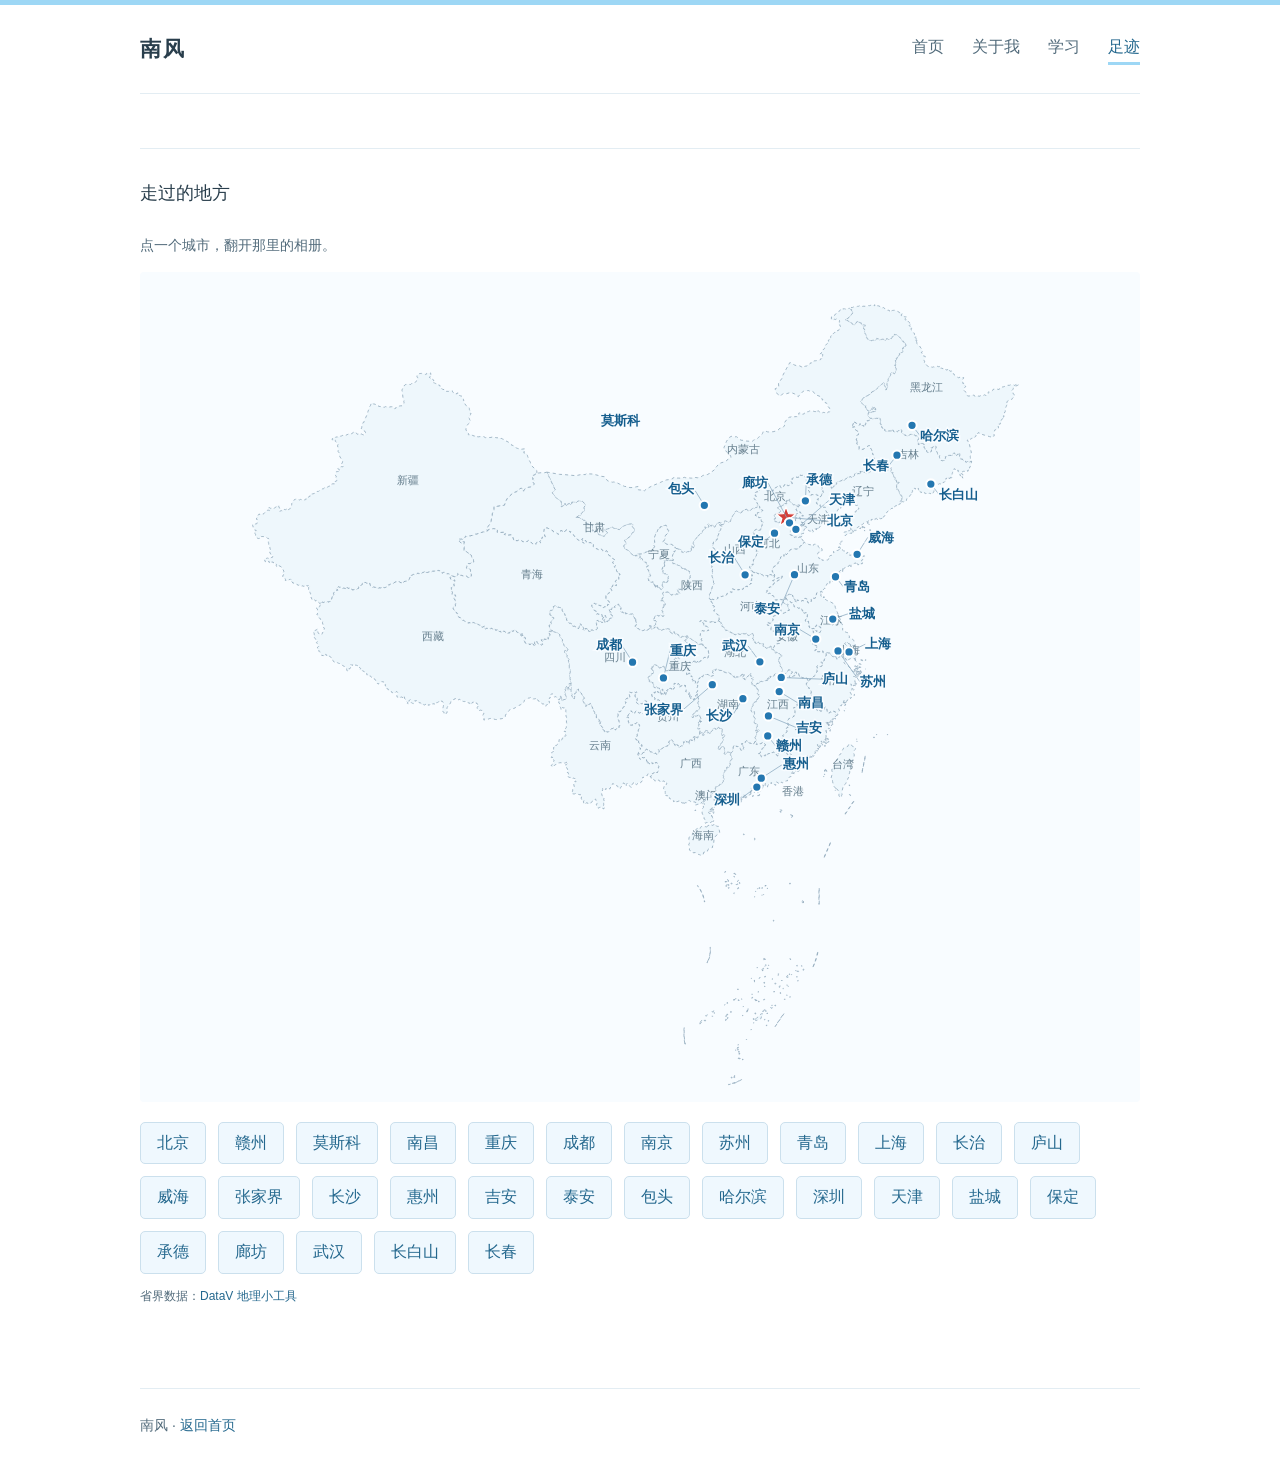
<file: travel.html>
<!doctype html>
<html lang="zh-CN">
<head>
  <meta charset="UTF-8">
  <meta name="viewport" content="width=device-width, initial-scale=1">
  <title>足迹 · 南风</title>
  <link rel="stylesheet" href="style.css">
</head>
<body data-page="travel">
  <header class="site-header">
    <a class="site-name" href="index.html">南风</a>
    <nav aria-label="主导航">
      <a href="index.html">首页</a>
      <a href="about.html">关于我</a>
      <a href="learning.html">学习</a>
      <a href="travel.html" aria-current="page">足迹</a>
    </nav>
  </header>
  <main class="about-page">
<section class="profile-section travel-section" aria-labelledby="travel-title"><h2 id="travel-title">走过的地方</h2><p class="document-note">点一个城市，翻开那里的相册。</p><div class="map-scroll"><div id="china-map-host" aria-live="polite"></div></div><div class="city-shortcuts" aria-label="城市相册"></div><p class="map-credit">省界数据：<a href="https://datav.aliyun.com/portal/school/atlas/area_selector" target="_blank" rel="noopener">DataV 地理小工具</a></p></section>
<dialog id="city-album" aria-labelledby="album-title"><div class="album-toolbar"><h2 id="album-title"></h2><button type="button" id="close-album" aria-label="关闭相册">关闭</button></div><div id="album-grid" class="album-grid"></div><p id="album-empty">这里还没有照片，等下一次整理时，把旅行的记忆放进来。</p></dialog>
<dialog id="photo-viewer" aria-label="照片大图"><div class="album-toolbar"><button type="button" id="back-album">返回相册</button><span id="photo-count"></span></div><img id="full-photo" alt=""><p id="photo-caption"></p><div class="photo-controls"><button type="button" id="prev-photo">上一张</button><button type="button" id="next-photo">下一张</button></div></dialog>
  </main>
  <footer>南风 · <a href="index.html">返回首页</a></footer>
<script src="travel.js?v=20260913-album-update-1"></script>
</body>
</html>
</file>
<file: style.css>
/* 基础与全站布局 */
:root {
  --sky: #9dd7f5;
  --sky-light: #eff8fe;
  --link: #24688e;
  --text: #293e4c;
  --muted: #526b7b;
}
* { box-sizing: border-box; }
body { margin: 0; color: var(--text); background: #fff; font-family: "Microsoft YaHei", "PingFang SC", sans-serif; font-size: 16px; line-height: 1.8; border-top: 5px solid var(--sky); }
.site-header, main, footer { width: min(100% - 64px, 1000px); margin-inline: auto; }
.site-header { display: flex; align-items: center; justify-content: space-between; gap: 24px; padding-block: 25px; border-bottom: 1px solid #e3edf3; }
a { color: var(--link); text-decoration: none; }
a:focus-visible { outline: 2px solid var(--link); outline-offset: 6px; }
.site-name { font-size: 21px; font-weight: 600; letter-spacing: .08em; color: var(--text); }
nav { display: flex; gap: 28px; flex-wrap: wrap; }
nav a { color: var(--muted); border-bottom: 3px solid transparent; cursor: pointer; }
nav a[aria-current="page"] { color: var(--link); border-bottom-color: var(--sky); }
nav a:hover { color: var(--link); }
nav span { color: var(--muted); cursor: default; }
/* 首页 */
.intro { display: grid; grid-template-columns: 1fr 190px; gap: 58px; align-items: center; padding-block: 86px 76px; }
.portrait { display: grid; place-items: center; width: 190px; height: 225px; background: var(--sky-light); border-radius: 4px; color: var(--link); font-family: "SimSun", serif; font-size: 36px; letter-spacing: .15em; }
.eyebrow { color: var(--link); margin: 0 0 10px; font-size: 14px; letter-spacing: .16em; }
.name-blue { color: var(--link); }
h1 { margin: 0 0 20px; font-size: clamp(26px, 4vw, 34px); font-weight: 500; line-height: 1.5; }
.description { margin: 0; font-size: 18px; }
.interests { margin: 22px 0 0; color: var(--muted); font-size: 14px; }
.note { border-top: 1px solid #e3edf3; padding-block: 26px 48px; }
h2 { font-size: 18px; font-weight: 500; margin: 0 0 10px; }
.note p { color: var(--muted); margin: 0; }
.recent { border-top: 1px solid #e3edf3; padding-block: 28px; }
.recent p { margin: 4px 0; }
.recent .recent-update { margin-top: 16px; color: var(--muted); font-size: 14px; }
.home-links { display: grid; grid-template-columns: repeat(3, 1fr); gap: 12px; }
.home-links a { position: relative; display: block; min-height: 126px; padding: 18px 40px 18px 18px; border: 1px solid #e3edf3; border-radius: 5px; color: var(--text); transition: background .18s ease, border-color .18s ease; }
.home-links a:hover { background: var(--sky-light); border-color: #cbe0ed; }
.home-links strong, .home-links span { display: block; }
.home-links strong { color: var(--link); font-weight: 500; }
.home-links span { margin-top: 8px; color: var(--muted); font-size: 14px; line-height: 1.6; }
.home-links b { position: absolute; right: 17px; bottom: 16px; color: var(--link); font-weight: 400; }
footer { padding-block: 24px; border-top: 1px solid #e3edf3; color: var(--muted); font-size: 14px; }
/* 个人资料页面 */
.about-page { padding-block: 54px 40px; }
.about-intro { max-width: 740px; padding-bottom: 28px; }
.bio { color: var(--muted); margin-top: 20px; }
.profile-section { border-top: 1px solid #e3edf3; padding-block: 28px; }
.profile-section h2 { margin-bottom: 24px; }
.record { display: grid; grid-template-columns: 180px 1fr; gap: 24px; margin-block: 22px; }
.record p { margin: 0; }
.record p.school-scores { padding-inline-start: 0; margin-block: 10px; }
.record p.school-stage { margin-bottom: 10px; }
/* 旅行地图与城市标记 */
.map-scroll { overflow-x: auto; background: #f8fcff; border-radius: 4px; }
.china-map { display: block; width: 100%; min-width: 650px; max-width: 850px; margin: auto; cursor: default; }
.province { fill: #eef7fc; stroke: #91aabc; stroke-width: .8; stroke-dasharray: 3 3; fill-rule: evenodd; }
.province-name { fill: #647d8c; font-size: 11px; text-anchor: middle; pointer-events: none; }
.city-pin { cursor: pointer; }
.pin-dot, .capital-star, .city-pin text { transition: fill .15s ease, font-size .15s ease, font-weight .15s ease; }
.pin-dot { fill: #2477b0; stroke: white; stroke-width: 2; }
.city-pin text { fill: #155e8e; font-size: 13px; font-weight: 600; paint-order: stroke; stroke: #f8fcff; stroke-width: 3px; cursor: pointer; }
.city-pin:hover .pin-dot, .city-pin:focus .pin-dot { fill: #123c65; r: 7; }
.city-pin:hover text, .city-pin:focus text { fill: #123c65; font-size: 16px; font-weight: 700; }
.capital-star { fill: #d33f38; stroke: #fff; stroke-width: 1.2; stroke-linejoin: round; }
.city-pin:hover .capital-star, .city-pin:focus .capital-star { fill: #a72522; }
.moscow-pin:hover text, .moscow-pin:focus text { fill: #123c65; text-decoration: underline; }
.city-shortcuts { display: flex; gap: 12px; flex-wrap: wrap; padding-top: 20px; }
a[href], button:not(:disabled), [role="button"] { cursor: pointer; }
.city-shortcuts button, dialog button { font: inherit; color: var(--link); background: var(--sky-light); border: 1px solid #cbe0ed; padding: 6px 16px; border-radius: 5px; }
button:focus-visible { outline: 2px solid var(--link); outline-offset: 3px; }
.map-credit { font-size: 12px; color: var(--muted); }
/* 相册弹窗与图片浏览 */
dialog { width: min(900px, calc(100% - 32px)); max-height: 85vh; padding: 28px; border: 1px solid #dceaf2; border-radius: 12px; color: var(--text); background: white; box-shadow: 0 20px 80px #18384c40; }
dialog::backdrop { background: #233e5359; backdrop-filter: blur(6px); }
.album-open { overflow: hidden; }
.album-toolbar { display: flex; flex-wrap: wrap; align-items: center; justify-content: space-between; gap: 16px; margin-bottom: 24px; }
.album-toolbar h2 { margin: 0; font-size: 24px; }
#album-empty { padding: 60px 12px; text-align: center; color: var(--muted); }
.album-grid { display: grid; grid-template-columns: repeat(auto-fill,minmax(150px,1fr)); gap: 12px; }
.album-grid.album-city-sections { display: block; }
.album-sections { display: grid; grid-template-columns: repeat(auto-fit,minmax(150px,1fr)); gap: 16px; padding-block: 12px 28px; }
.album-sections button { min-height: 90px; }
.album-sections[hidden] { display: none; }
.album-section-nav { display: flex; gap: 8px; flex-wrap: wrap; padding: 0 0 20px; }
.album-section-nav button { min-height: auto; }
.album-city-section { scroll-margin-top: 16px; padding: 22px 0; border-top: 1px solid #e3edf3; }
.album-city-section:first-child { padding-top: 0; border-top: 0; }
.album-city-section h3 { margin-bottom: 14px; font-size: 18px; }
.album-grid button { padding: 0; overflow: hidden; }
.album-grid img { display: block; width: 100%; aspect-ratio: 1; object-fit: cover; }
#full-photo { display: block; max-width: 100%; max-height: 60vh; margin: auto; object-fit: contain; }
.photo-controls { display: flex; justify-content: center; gap: 20px; }
dialog button:disabled { opacity: .4; cursor: default; }
/* 个人资料补充 */
.record-date, .honor-date { color: var(--muted); font-size: 14px; }
h3 { margin: 0 0 6px; font-size: 16px; font-weight: 600; }
.honors { list-style: none; margin: 0; padding: 0; }
.honors li { display: grid; grid-template-columns: 180px 1fr; gap: 24px; padding-block: 10px; }
.document-note { color: var(--muted); font-size: 14px; }
/* 音乐内容 */
.music-list { margin-top: 18px; border-top: 1px solid #e3edf3; }
.music-entry { padding: 16px 10px; border-bottom: 1px solid #e3edf3; transition: background .18s ease; }
.music-entry:hover { background: var(--sky-light); }
.music-entry h3 { color: var(--muted); font-size: 14px; font-weight: 400; margin-bottom: 5px; }
.music-entry p { margin: 3px 0; }
.music-song { color: var(--link); font-weight: 600; }
.music-emphasis { color: var(--link); font-weight: 600; }
/* 学习记录与表格 */
.grade-group { margin-block: 28px; }
.grade-table { width: 100%; border-collapse: collapse; font-variant-numeric: tabular-nums; }
.grade-table caption { text-align: left; color: var(--link); font-weight: 600; padding-bottom: 10px; }
.grade-table th, .grade-table td { text-align: left; padding: 10px 12px; border-bottom: 1px solid #e3edf3; }
.grade-table thead { background: var(--sky-light); }
.grade-table tbody th { font-weight: 400; }
.grade-group .grade-table { table-layout: fixed; }
.grade-group .grade-table th:first-child { width: 62%; }
.grade-group .grade-table td { overflow-wrap: anywhere; }
.exam-heading { margin-top: 40px; }
.table-scroll { overflow-x: auto; }
.exam-table { min-width: 650px; }
.gpa-summary { display: flex; flex-wrap: wrap; align-items: baseline; justify-content: center; gap: 12px 28px; }
.gpa-metric { display: inline-flex; align-items: baseline; gap: 12px; }
.gpa-summary strong { color: var(--link); font-size: inherit; font-weight: 500; }
.gpa-chart { width: 66.6667%; min-width: 560px; margin-inline: auto; }
.winter-camp p + p { margin-top: 6px; }
.gpa-chart svg { display: block; width: 100%; font-family: inherit; }
.thesis-details { margin-top: 24px; }
.thesis-details div { display: grid; grid-template-columns: 110px 1fr; gap: 16px; padding-block: 8px; }
.thesis-details dt { color: var(--muted); }
.thesis-details dd { margin: 0; }
/* 小屏幕适配 */
@media (max-width: 680px) {
  .site-header, main, footer { width: calc(100% - 40px); }
  .site-header { align-items: flex-start; flex-direction: column; gap: 16px; }
  nav { gap: 12px 22px; font-size: 14px; }
  .intro { grid-template-columns: 1fr; gap: 28px; padding-block: 42px; }
  .portrait { width: 112px; height: 132px; font-size: 26px; }
  .desktop-break { display: none; }
  .about-page { padding-top: 36px; }
  .record, .honors li { grid-template-columns: 1fr; gap: 4px; }
  .home-links { grid-template-columns: 1fr; }
}
</file>
